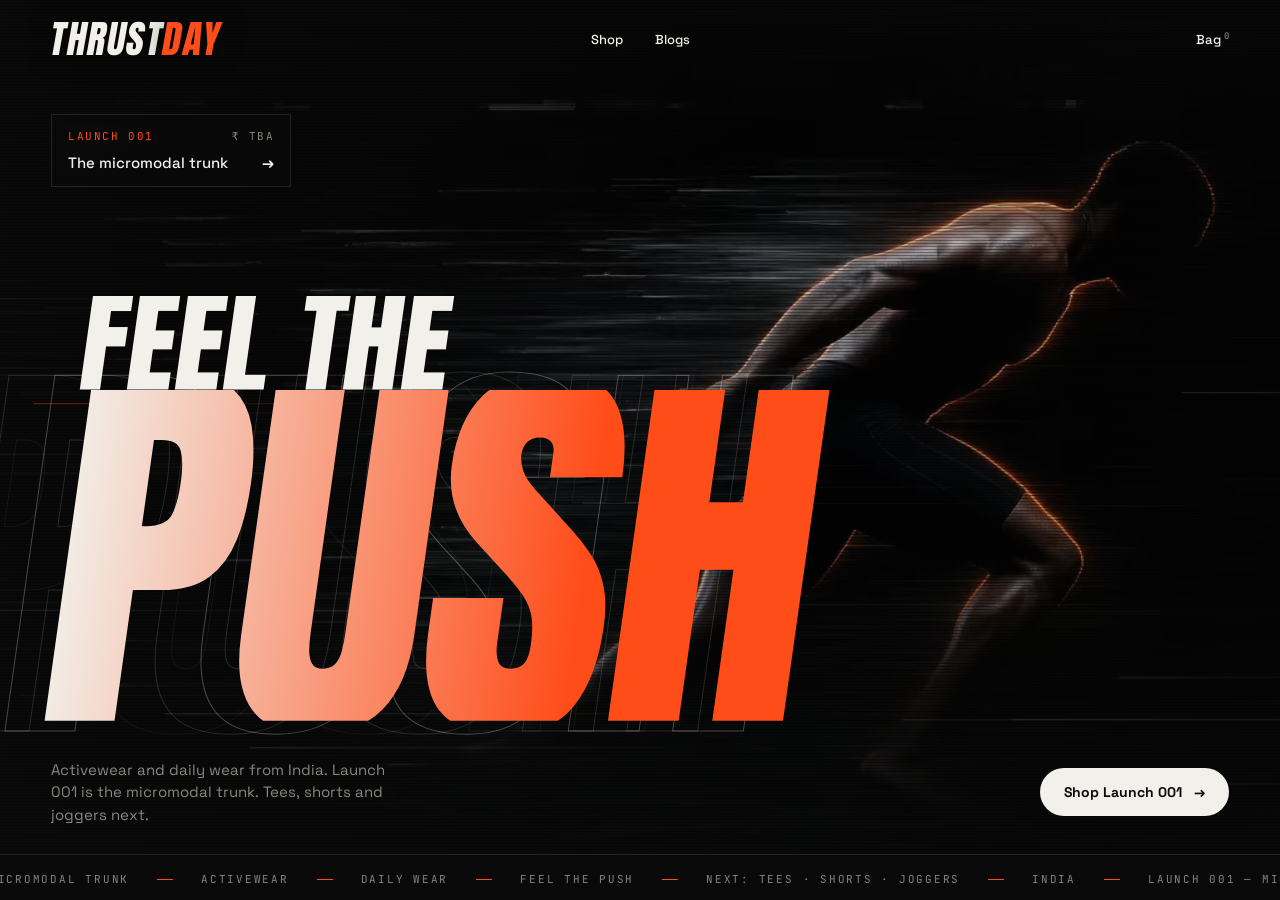
<file: index.html>
<!doctype html>
<html lang="en">
<head>
<meta charset="utf-8">
<meta name="viewport" content="width=device-width, initial-scale=1">
<meta name="theme-color" content="#0a0a0a">
<link rel="icon" href="/favicon.svg" type="image/svg+xml">
<link rel="preconnect" href="https://fonts.googleapis.com">
<link rel="preconnect" href="https://fonts.gstatic.com" crossorigin>
<link href="https://fonts.googleapis.com/css2?family=Anton&family=Space+Grotesk:wght@400;500;700&family=JetBrains+Mono:wght@400;500&display=swap" rel="stylesheet">
<link rel="stylesheet" href="/assets/site.css">
<title>ThrustDay — Feel the push</title>
<meta name="description" content="ThrustDay is an Indian activewear and daily wear label. Launch 001: the micromodal trunk. Feel the push.">
</head>
<body class="home">
<header class="nav">
  <a href="/" class="brand" aria-label="ThrustDay home">THRUST<span>DAY</span></a>
  <nav class="nav-links" aria-label="Primary">
    <a href="/shop/">Shop</a>
    <a href="/blogs/">Blogs</a>
  </nav>
  <a href="#" class="bag" aria-label="Bag">Bag<sup>0</sup></a>
</header>
<main class="home-main">
  <div class="hero-media" aria-hidden="true">
    <video id="hero-video" muted loop playsinline autoplay preload="auto" poster="/assets/hero/hero-poster.jpg"
      data-desk-mp4="/assets/hero/hero.mp4" data-desk-webm="/assets/hero/hero.webm" data-desk-poster="/assets/hero/hero-poster.jpg"
      data-mob-mp4="/assets/hero/hero-m.mp4" data-mob-webm="/assets/hero/hero-m.webm" data-mob-poster="/assets/hero/hero-poster-m.jpg"></video>
    <div class="hero-slices"><i></i><i></i><i></i></div>
    <div class="hero-shade"></div>
  </div>
  <canvas id="streaks" aria-hidden="true"></canvas>
  <a href="/shop/" class="teaser in" data-d=".9" aria-label="Launch 001: the micromodal trunk. Go to shop">
    <span class="t-row mono"><span class="accent">Launch 001</span><span>₹ TBA</span></span>
    <span class="t-name">The micromodal trunk <b>→</b></span>
  </a>
  <h1 class="hero-title pre" aria-label="Feel the push">
    <span class="l1" aria-hidden="true">FEEL THE</span>
    <span class="l2" aria-hidden="true"><span class="ghost g3">PUSH</span><span class="ghost g2">PUSH</span><span class="ghost g1">PUSH</span><span class="push">PUSH</span></span>
  </h1>
  <div class="home-bar">
    <p>Activewear and daily wear from India. Launch 001 is the micromodal trunk. Tees, shorts and joggers next.</p>
    <div class="ctas">
      <a href="/shop/" class="btn"><span>Shop Launch 001</span><b>→</b></a>
    </div>
  </div>
</main>
<div class="ticker" aria-hidden="true"><div class="track">
  <span>Launch 001 — Micromodal trunk</span><i></i><span>Activewear</span><i></i><span>Daily wear</span><i></i><span>Feel the push</span><i></i><span>Next: tees · shorts · joggers</span><i></i><span>India</span><i></i>
</div></div>
<div class="toast" role="status" aria-live="polite"></div>
<script src="/assets/site.js"></script>
</body>
</html>
</file>
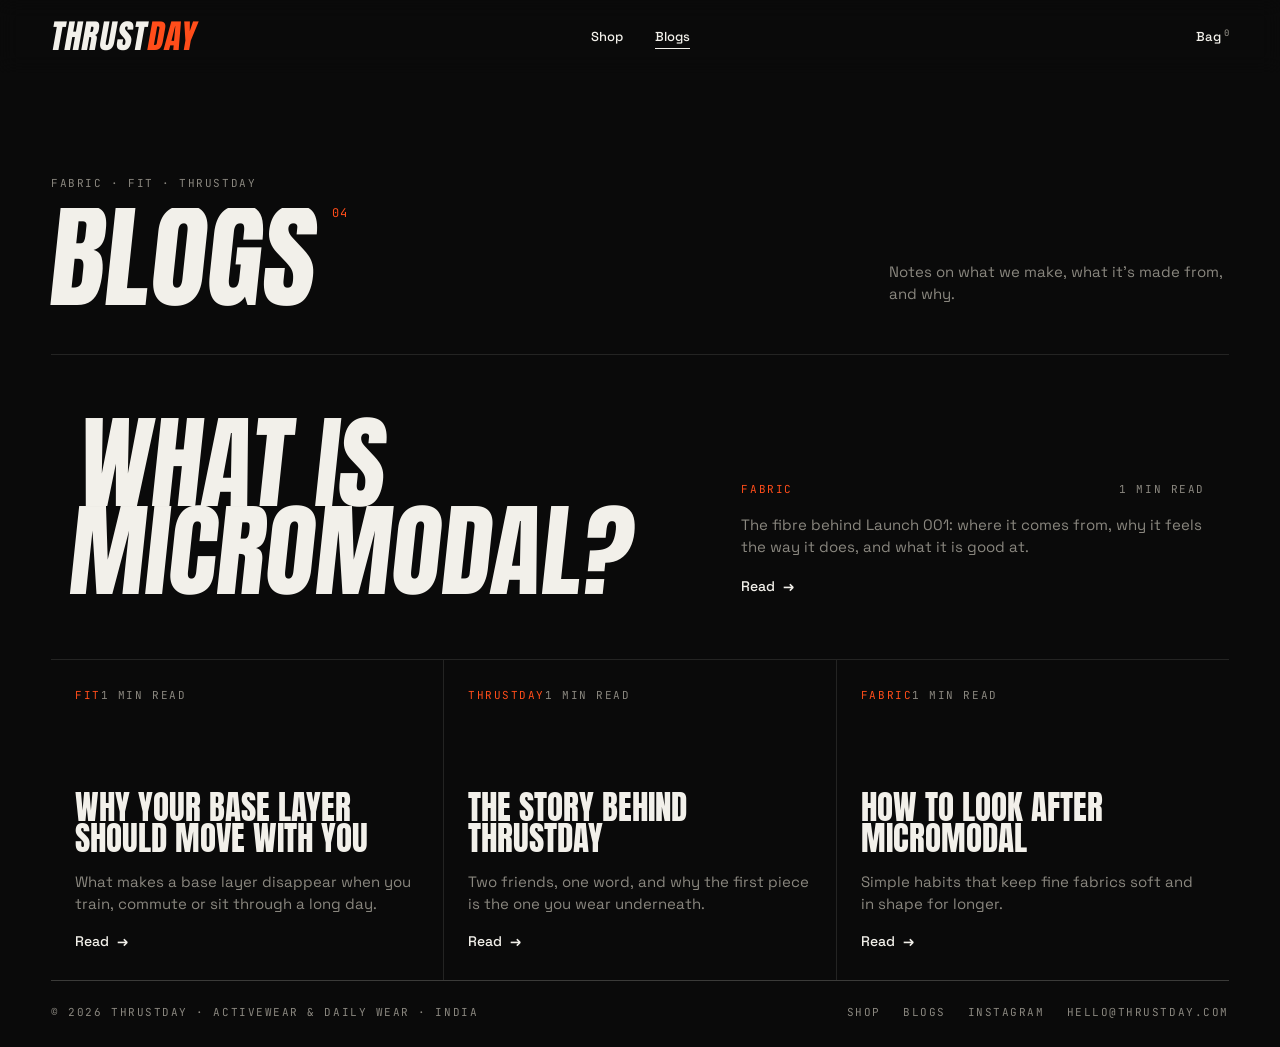
<file: blogs/index.html>
<!doctype html>
<html lang="en">
<head>
<meta charset="utf-8">
<meta name="viewport" content="width=device-width, initial-scale=1">
<meta name="theme-color" content="#0a0a0a">
<link rel="icon" href="/favicon.svg" type="image/svg+xml">
<link rel="preconnect" href="https://fonts.googleapis.com">
<link rel="preconnect" href="https://fonts.gstatic.com" crossorigin>
<link href="https://fonts.googleapis.com/css2?family=Anton&family=Space+Grotesk:wght@400;500;700&family=JetBrains+Mono:wght@400;500&display=swap" rel="stylesheet">
<link rel="stylesheet" href="/assets/site.css">
<title>Blogs — ThrustDay</title>
<meta name="description" content="Notes from ThrustDay, an Indian activewear and daily wear label: fabric, fit, and the story behind the push.">
</head>
<body>
<header class="nav">
  <a href="/" class="brand" aria-label="ThrustDay home">THRUST<span>DAY</span></a>
  <nav class="nav-links" aria-label="Primary">
    <a href="/shop/">Shop</a>
    <a href="/blogs/" aria-current="page">Blogs</a>
  </nav>
  <a href="#" class="bag" aria-label="Bag">Bag<sup>0</sup></a>
</header>
<main class="page">
  <section class="page-head">
    <div>
      <span class="eyebrow mono in">Fabric · Fit · ThrustDay</span>
      <h1 class="wipe">Blogs<sup>04</sup></h1>
    </div>
    <p class="in" data-d=".1">Notes on what we make, what it's made from, and why.</p>
  </section>
  <section class="posts" aria-label="Posts">
    <button class="post lead-post in" data-post="what-is-micromodal">
      <h2>What is micromodal?</h2>
      <div class="side"><div class="meta mono"><span class="cat">Fabric</span><span class="rt"></span></div><p>The fibre behind Launch 001: where it comes from, why it feels the way it does, and what it is good at.</p><span class="read">Read <b>→</b></span></div>
    </button><button class="post in" data-d="0.00" data-post="move-with-you">
      <div class="meta mono"><span class="cat">Fit</span><span class="rt"></span></div>
      <h2>Why your base layer should move with you</h2><p>What makes a base layer disappear when you train, commute or sit through a long day.</p><span class="read">Read <b>→</b></span>
    </button><button class="post in" data-d="0.08" data-post="story">
      <div class="meta mono"><span class="cat">ThrustDay</span><span class="rt"></span></div>
      <h2>The story behind ThrustDay</h2><p>Two friends, one word, and why the first piece is the one you wear underneath.</p><span class="read">Read <b>→</b></span>
    </button><button class="post in" data-d="0.16" data-post="care">
      <div class="meta mono"><span class="cat">Fabric</span><span class="rt"></span></div>
      <h2>How to look after micromodal</h2><p>Simple habits that keep fine fabrics soft and in shape for longer.</p><span class="read">Read <b>→</b></span>
    </button>
  </section>
</main>
<footer class="foot mono">
  <span>© 2026 ThrustDay · Activewear &amp; daily wear · India</span>
  <nav><a href="/shop/">Shop</a><a href="/blogs/">Blogs</a><a href="#" aria-label="Instagram (link coming soon)">Instagram</a><a href="mailto:hello@thrustday.com">hello@thrustday.com</a></nav>
</footer>
<div class="scrim"></div>
<aside class="drawer" aria-label="Article">
  <div class="drawer-head"><span class="mono mute">ThrustDay — Blogs</span><button class="drawer-close text-link" type="button">Close ✕</button></div>
  <div class="drawer-body"></div>
</aside>
<template id="what-is-micromodal"><span class="cat mono">Fabric</span><h2>What is micromodal?</h2><p>Modal is a regenerated cellulose fibre. It starts as wood pulp, most commonly from beech trees, which is processed and spun into a fibre that can be knitted or woven like any other yarn.</p>
<p>Micromodal is the same idea taken finer: each filament is thinner than standard modal. Finer fibres make a lighter, smoother fabric with a soft, almost silky hand and a fluid drape.</p>
<h3>Why it works next to skin</h3>
<ul><li><b>Softness.</b> Fine fibres give a smooth surface that sits close without scratching.</li>
<li><b>Moisture.</b> Like other cellulose fibres, modal absorbs moisture well, which helps fabric feel fresher through long, warm days.</li>
<li><b>Stretch, when blended.</b> On its own micromodal drapes; blended with a small amount of elastane it stretches and recovers, which is what activewear and base layers need.</li>
<li><b>Softness that lasts.</b> Modal fabrics are known for staying soft wash after wash when cared for properly.</li></ul>
<h3>Caring for it</h3>
<p>Follow the care label. In general, fine cellulose knits prefer a gentle wash, mild detergent, no bleach and air drying over high heat.</p>
<p class="src mono">Background: <a href="https://www.tencel.com/us/close-to-you-meet-the-tencel-modal-family" rel="noopener">TENCEL™ Modal family (Lenzing)</a></p></template><template id="move-with-you"><span class="cat mono">Fit</span><h2>Why your base layer should move with you</h2><p>The best base layer is the one you stop noticing. That comes down to a few simple things.</p>
<h3>Stretch and recovery</h3><p>Fabric should give when you squat, sprint or stride, then return to shape. A soft fibre blended with a little elastane does both.</p>
<h3>A leg that stays put</h3><p>Ride-up is mostly about cut and fit: a leg opening shaped to sit where it should, in the right size.</p>
<h3>A waistband you forget</h3><p>Look for a band that holds without digging in, and flat seams where fabric meets skin.</p>
<h3>Fabric that breathes</h3><p>Lightweight, moisture-absorbing fibres like micromodal help you stay comfortable when it gets warm.</p>
<h3>Get the size right</h3><p>Measure your waist and use the brand's own size chart. Every label cuts differently.</p></template><template id="story"><span class="cat mono">ThrustDay</span><h2>The story behind ThrustDay</h2><p>ThrustDay started with two friends in India who wanted to build an apparel label for people who keep moving: activewear for training and daily wear for everything after.</p>
<h3>Why the name</h3><p>Thrust is the force that moves you forward. That is the feeling we want every piece to give you when you put it on. It is why our only line is <b>Feel the push</b>.</p>
<h3>Why start with a trunk</h3><p>Everything starts with what you wear underneath. If the base layer holds you back, nothing on top fixes it. So Launch 001 is a micromodal trunk, and we are getting it right first.</p>
<h3>What comes next</h3><p>Tees, shorts and joggers are next in the line. Sign up on the shop page to hear first.</p></template><template id="care"><span class="cat mono">Fabric</span><h2>How to look after micromodal</h2><p>Micromodal is fine and soft, so a little care goes a long way. Always check the label first; these are general habits for fine cellulose knits.</p>
<ul><li>Wash with similar colours on a gentle cycle.</li><li>Use a mild detergent and skip bleach.</li><li>Do not wring; press water out gently.</li><li>Air dry where you can, out of harsh direct heat.</li><li>Turn garments inside out to protect the surface.</li></ul></template>
<script src="/assets/site.js"></script>
</body>
</html>
</file>
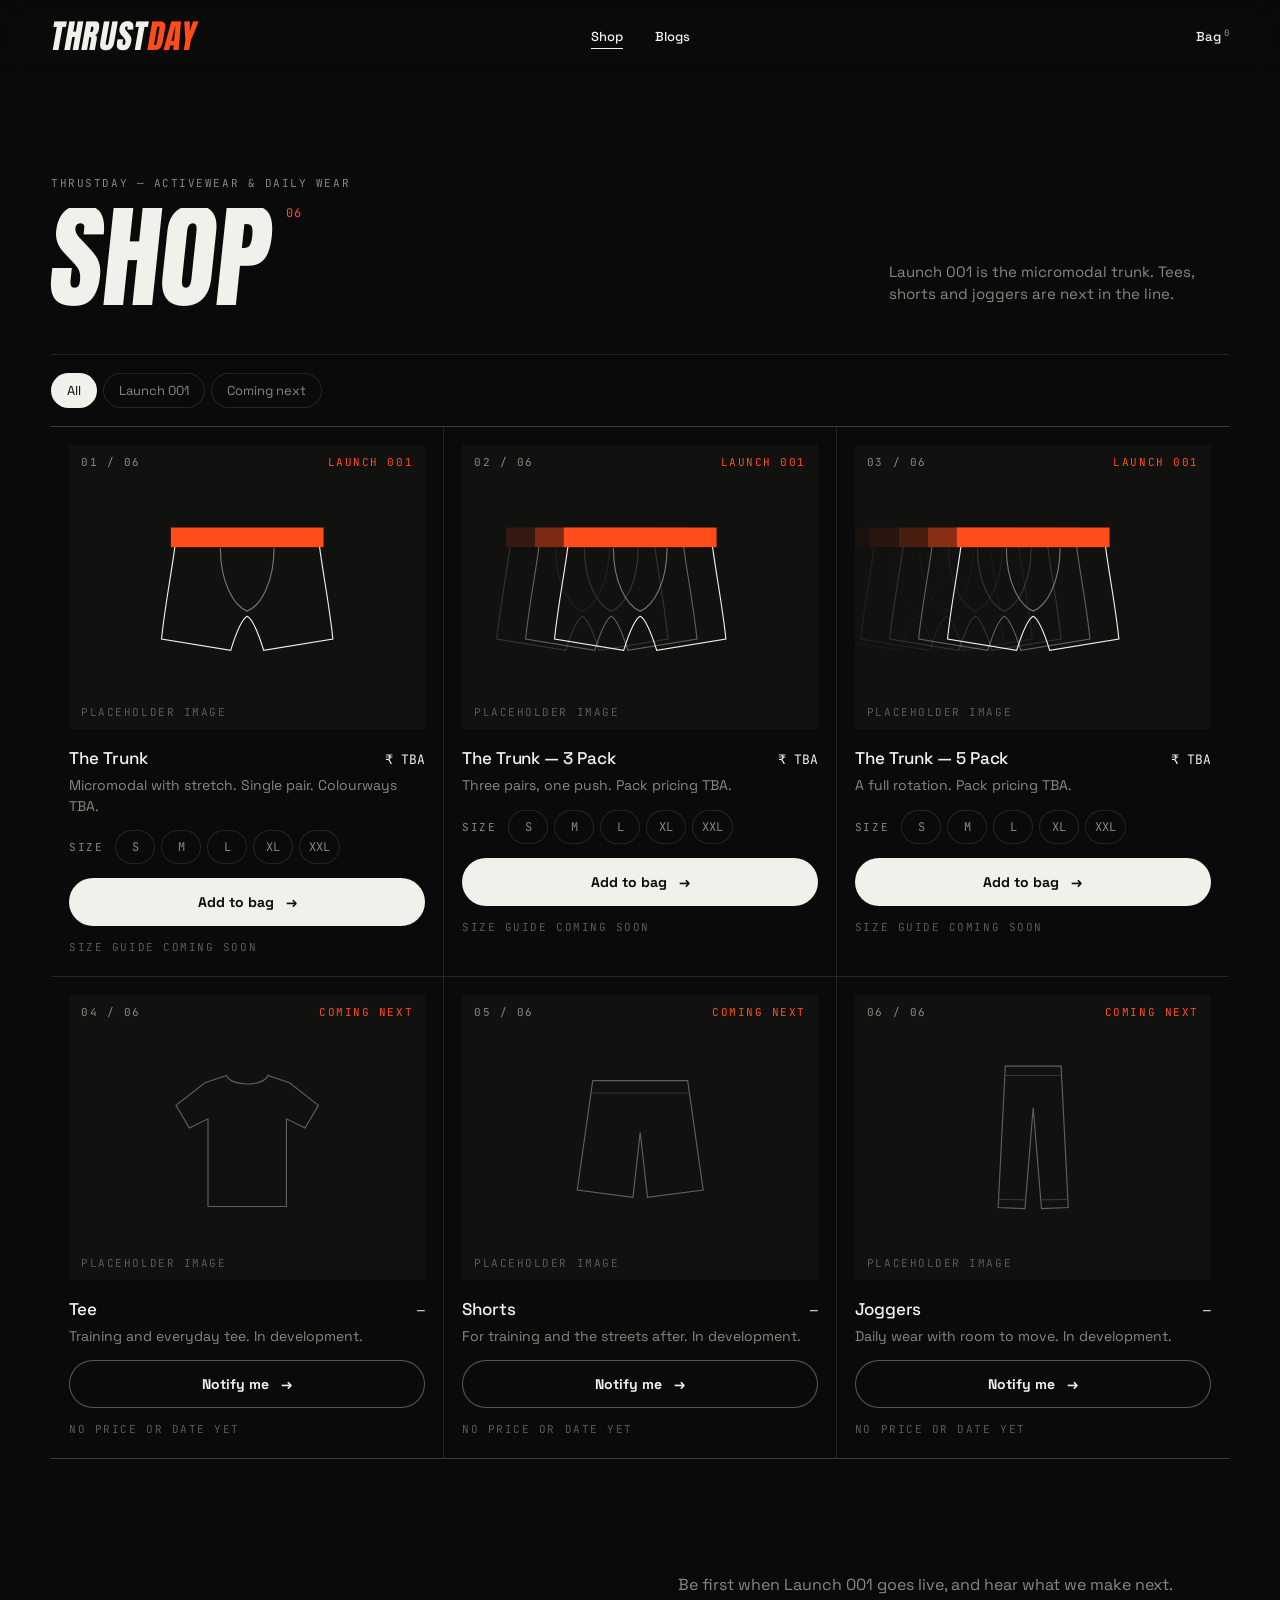
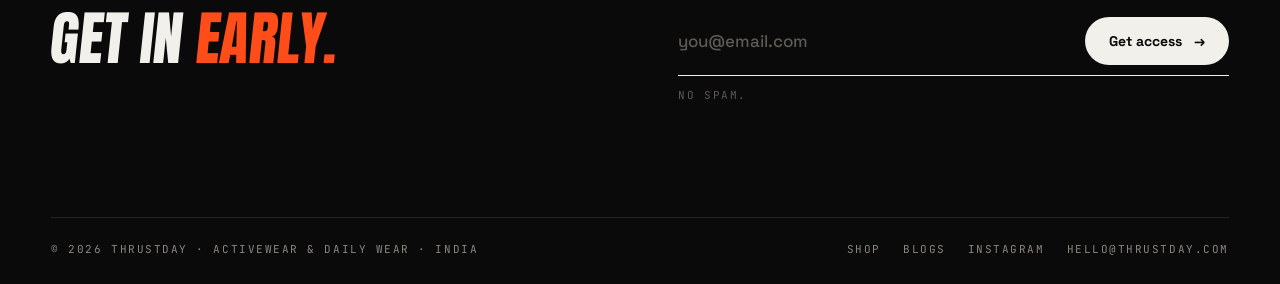
<file: shop/index.html>
<!doctype html>
<html lang="en">
<head>
<meta charset="utf-8">
<meta name="viewport" content="width=device-width, initial-scale=1">
<meta name="theme-color" content="#0a0a0a">
<link rel="icon" href="/favicon.svg" type="image/svg+xml">
<link rel="preconnect" href="https://fonts.googleapis.com">
<link rel="preconnect" href="https://fonts.gstatic.com" crossorigin>
<link href="https://fonts.googleapis.com/css2?family=Anton&family=Space+Grotesk:wght@400;500;700&family=JetBrains+Mono:wght@400;500&display=swap" rel="stylesheet">
<link rel="stylesheet" href="/assets/site.css">
<title>Shop — ThrustDay</title>
<meta name="description" content="Shop ThrustDay activewear and daily wear. Launch 001: the micromodal trunk, single and packs. Tees, shorts and joggers coming next.">
</head>
<body>
<header class="nav">
  <a href="/" class="brand" aria-label="ThrustDay home">THRUST<span>DAY</span></a>
  <nav class="nav-links" aria-label="Primary">
    <a href="/shop/" aria-current="page">Shop</a>
    <a href="/blogs/">Blogs</a>
  </nav>
  <a href="#" class="bag" aria-label="Bag">Bag<sup>0</sup></a>
</header>
<svg width="0" height="0" style="position:absolute" aria-hidden="true">
  <symbol id="i-trunk" viewBox="0 0 400 300"><g fill="none" stroke="currentColor" stroke-width="2.2"><path d="M60 70 C52 130 40 190 34 250 L168 272 C178 240 188 212 200 206 C212 212 222 240 232 272 L366 250 C360 190 348 130 340 70"/><path d="M148 74 C148 140 174 186 200 196 C226 186 252 140 252 74" stroke-opacity=".45"/></g><rect x="52" y="34" width="296" height="38" fill="#ff4d1a"/></symbol>
  <symbol id="i-tee" viewBox="0 0 400 300"><path d="M160 30 L118 44 L62 88 L88 132 L124 114 L124 284 L276 284 L276 114 L312 132 L338 88 L282 44 L240 30 C232 52 168 52 160 30 Z" fill="none" stroke="currentColor" stroke-width="2.2"/></symbol>
  <symbol id="i-shorts" viewBox="0 0 400 300"><g fill="none" stroke="currentColor" stroke-width="2.2"><path d="M108 40 L292 40 L322 252 L214 266 L200 140 L186 266 L78 252 Z"/><path d="M106 64 L294 64" stroke-opacity=".45"/></g></symbol>
  <symbol id="i-jogger" viewBox="0 0 400 300"><g fill="none" stroke="currentColor" stroke-width="2.2"><path d="M146 12 L254 12 L268 286 L216 288 L200 92 L184 288 L132 286 Z"/><path d="M146 30 L254 30 M134 270 L184 271 M216 271 L266 270" stroke-opacity=".45"/></g></symbol>
</svg>
<main class="page">
  <section class="page-head">
    <div>
      <span class="eyebrow mono in">ThrustDay — Activewear &amp; daily wear</span>
      <h1 class="wipe">Shop<sup id="count">06</sup></h1>
    </div>
    <p class="in" data-d=".1">Launch 001 is the micromodal trunk. Tees, shorts and joggers are next in the line.</p>
  </section>
  <div class="filters" role="group" aria-label="Filter products">
    <button class="chip" data-filter="all" aria-pressed="true">All</button>
    <button class="chip" data-filter="launch" aria-pressed="false">Launch 001</button>
    <button class="chip" data-filter="next" aria-pressed="false">Coming next</button>
  </div>
  <section class="grid" aria-label="Products">
    <article class="card in" data-d="0.00" data-type="launch" data-id="trunk-1">
      <div class="media">
        <span class="no mono">01 / 06</span><span class="badge mono">Launch 001</span>
        <div class="stack"><svg viewBox="0 0 400 300"><use href="#i-trunk"/></svg></div>
        <span class="ph mono">Placeholder image</span>
      </div>
      <div class="info">
        <div class="info-top"><h2>The Trunk</h2><span class="price">₹ TBA</span></div>
        <p class="sub">Micromodal with stretch. Single pair. Colourways TBA.</p>
        <fieldset class="sizes"><legend class="mono mute">Size</legend><button type="button" class="size" aria-pressed="false">S</button><button type="button" class="size" aria-pressed="false">M</button><button type="button" class="size" aria-pressed="false">L</button><button type="button" class="size" aria-pressed="false">XL</button><button type="button" class="size" aria-pressed="false">XXL</button></fieldset>
        <div class="card-actions"><button type="button" class="btn" data-add><span>Add to bag</span><b>→</b></button></div>
        <p class="note mono">Size guide coming soon</p>
      </div>
    </article><article class="card in" data-d="0.08" data-type="launch" data-id="trunk-3">
      <div class="media">
        <span class="no mono">02 / 06</span><span class="badge mono">Launch 001</span>
        <div class="stack"><svg class="echo e1" viewBox="0 0 400 300"><use href="#i-trunk"/></svg><svg class="echo e2" viewBox="0 0 400 300"><use href="#i-trunk"/></svg><svg viewBox="0 0 400 300"><use href="#i-trunk"/></svg></div>
        <span class="ph mono">Placeholder image</span>
      </div>
      <div class="info">
        <div class="info-top"><h2>The Trunk — 3 Pack</h2><span class="price">₹ TBA</span></div>
        <p class="sub">Three pairs, one push. Pack pricing TBA.</p>
        <fieldset class="sizes"><legend class="mono mute">Size</legend><button type="button" class="size" aria-pressed="false">S</button><button type="button" class="size" aria-pressed="false">M</button><button type="button" class="size" aria-pressed="false">L</button><button type="button" class="size" aria-pressed="false">XL</button><button type="button" class="size" aria-pressed="false">XXL</button></fieldset>
        <div class="card-actions"><button type="button" class="btn" data-add><span>Add to bag</span><b>→</b></button></div>
        <p class="note mono">Size guide coming soon</p>
      </div>
    </article><article class="card in" data-d="0.16" data-type="launch" data-id="trunk-5">
      <div class="media">
        <span class="no mono">03 / 06</span><span class="badge mono">Launch 001</span>
        <div class="stack"><svg class="echo e1" viewBox="0 0 400 300"><use href="#i-trunk"/></svg><svg class="echo e2" viewBox="0 0 400 300"><use href="#i-trunk"/></svg><svg class="echo e3" viewBox="0 0 400 300"><use href="#i-trunk"/></svg><svg class="echo e4" viewBox="0 0 400 300"><use href="#i-trunk"/></svg><svg viewBox="0 0 400 300"><use href="#i-trunk"/></svg></div>
        <span class="ph mono">Placeholder image</span>
      </div>
      <div class="info">
        <div class="info-top"><h2>The Trunk — 5 Pack</h2><span class="price">₹ TBA</span></div>
        <p class="sub">A full rotation. Pack pricing TBA.</p>
        <fieldset class="sizes"><legend class="mono mute">Size</legend><button type="button" class="size" aria-pressed="false">S</button><button type="button" class="size" aria-pressed="false">M</button><button type="button" class="size" aria-pressed="false">L</button><button type="button" class="size" aria-pressed="false">XL</button><button type="button" class="size" aria-pressed="false">XXL</button></fieldset>
        <div class="card-actions"><button type="button" class="btn" data-add><span>Add to bag</span><b>→</b></button></div>
        <p class="note mono">Size guide coming soon</p>
      </div>
    </article><article class="card muted in" data-d="0.00" data-type="next" data-id="tee">
      <div class="media">
        <span class="no mono">04 / 06</span><span class="badge mono">Coming next</span>
        <div class="stack"><svg viewBox="0 0 400 300"><use href="#i-tee"/></svg></div>
        <span class="ph mono">Placeholder image</span>
      </div>
      <div class="info">
        <div class="info-top"><h2>Tee</h2><span class="price">—</span></div>
        <p class="sub">Training and everyday tee. In development.</p>
        <div class="card-actions"><button type="button" class="btn btn-line" data-notify><span>Notify me</span><b>→</b></button></div>
        <p class="note mono">No price or date yet</p>
      </div>
    </article><article class="card muted in" data-d="0.08" data-type="next" data-id="shorts">
      <div class="media">
        <span class="no mono">05 / 06</span><span class="badge mono">Coming next</span>
        <div class="stack"><svg viewBox="0 0 400 300"><use href="#i-shorts"/></svg></div>
        <span class="ph mono">Placeholder image</span>
      </div>
      <div class="info">
        <div class="info-top"><h2>Shorts</h2><span class="price">—</span></div>
        <p class="sub">For training and the streets after. In development.</p>
        <div class="card-actions"><button type="button" class="btn btn-line" data-notify><span>Notify me</span><b>→</b></button></div>
        <p class="note mono">No price or date yet</p>
      </div>
    </article><article class="card muted in" data-d="0.16" data-type="next" data-id="jogger">
      <div class="media">
        <span class="no mono">06 / 06</span><span class="badge mono">Coming next</span>
        <div class="stack"><svg viewBox="0 0 400 300"><use href="#i-jogger"/></svg></div>
        <span class="ph mono">Placeholder image</span>
      </div>
      <div class="info">
        <div class="info-top"><h2>Joggers</h2><span class="price">—</span></div>
        <p class="sub">Daily wear with room to move. In development.</p>
        <div class="card-actions"><button type="button" class="btn btn-line" data-notify><span>Notify me</span><b>→</b></button></div>
        <p class="note mono">No price or date yet</p>
      </div>
    </article>
  </section>
  <section class="signup" id="join">
    <h2 class="wipe">Get in <span class="accent">early.</span></h2>
    <div class="in" data-d=".1">
      <p class="lead">Be first when Launch 001 goes live, and hear what we make next.</p>
      <form class="join-form" id="join-form" novalidate>
        <label class="sr" for="email">Email address</label>
        <input id="email" type="email" placeholder="you@email.com" autocomplete="email" required>
        <button type="submit" class="btn"><span>Get access</span><b>→</b></button>
      </form>
      <p class="form-msg mono" id="form-msg" role="status">No spam.</p>
    </div>
  </section>
</main>
<footer class="foot mono">
  <span>© 2026 ThrustDay · Activewear &amp; daily wear · India</span>
  <nav><a href="/shop/">Shop</a><a href="/blogs/">Blogs</a><a href="#" aria-label="Instagram (link coming soon)">Instagram</a><a href="mailto:hello@thrustday.com">hello@thrustday.com</a></nav>
</footer>
<div class="toast" role="status" aria-live="polite"></div>
<script src="/assets/site.js"></script>
</body>
</html>
</file>
<file: assets/site.css>
:root{
  --bg:#0a0a0a; --ink:#f2f0ea; --mute:#8a877f; --dim:#5c5a55; --line:#f2f0ea1c; --card:#111110; --acc:#ff4d1a;
  --display:"Anton",Impact,"Arial Narrow",sans-serif;
  --body:"Space Grotesk",system-ui,sans-serif;
  --mono:"JetBrains Mono",ui-monospace,monospace;
  --pad:clamp(18px,4vw,64px);
  --ease:cubic-bezier(.2,.8,.2,1);
}
*{box-sizing:border-box;margin:0;padding:0}
html{background:var(--bg);color:var(--ink);-webkit-font-smoothing:antialiased}
body{font-family:var(--body);overflow-x:hidden;min-height:100svh;display:flex;flex-direction:column}
a{color:inherit;text-decoration:none}
button{font:inherit;color:inherit;background:none;border:0;cursor:pointer}
svg{display:block}
.mono{font-family:var(--mono);font-size:11px;letter-spacing:.14em;text-transform:uppercase}
.mute{color:var(--mute)}
.accent{color:var(--acc)}
.sr{position:absolute;width:1px;height:1px;overflow:hidden;clip:rect(0 0 0 0)}

/* ---------- header ---------- */
.nav{position:sticky;top:0;z-index:40;display:grid;grid-template-columns:1fr auto 1fr;align-items:center;padding:20px var(--pad);background:#0a0a0ae6;backdrop-filter:blur(10px);-webkit-backdrop-filter:blur(10px)}
.brand{font-family:var(--display);font-size:clamp(30px,2.6vw,38px);line-height:1;letter-spacing:.04em;transform:skewX(-10deg);justify-self:start}
.brand span{color:var(--acc)}
.nav-links{display:flex;gap:32px}
.nav-links a,.bag{position:relative;font-size:13px;font-weight:500}
.nav-links a sup,.bag sup{font-family:var(--mono);font-size:9px;color:var(--mute);margin-left:3px}
.nav-links a::after,.text-link::after{content:"";position:absolute;left:0;bottom:-4px;height:1px;width:100%;background:currentColor;transform:scaleX(0);transform-origin:left;transition:transform .4s var(--ease)}
.nav-links a:hover::after,.nav-links a[aria-current=page]::after,.text-link:hover::after{transform:scaleX(1)}
.nav-links a[aria-current=page]{color:var(--ink)}
.bag{justify-self:end}
.bag.bump sup{color:var(--acc)}

/* ---------- buttons ---------- */
.btn{display:inline-flex;align-items:center;justify-content:center;gap:12px;padding:15px 24px;border-radius:999px;background:var(--ink);color:var(--bg);font:700 14px var(--body);white-space:nowrap;position:relative;overflow:hidden;isolation:isolate;cursor:pointer;border:0}
.btn::before{content:"";position:absolute;inset:0;background:var(--acc);z-index:-1;transform:translateX(-101%);transition:transform .45s cubic-bezier(.7,0,.2,1)}
.btn:hover::before{transform:translateX(0)}
.btn b{transition:transform .3s}
.btn:hover b{transform:translateX(5px)}
.btn-line{background:transparent;color:var(--ink);box-shadow:inset 0 0 0 1px #f2f0ea55}
.btn-line::before{background:var(--ink)}
.btn-line:hover{color:var(--bg)}
.text-link{position:relative;display:inline-flex;gap:8px;font-weight:500;font-size:14px}

/* ---------- horizontal-only entrance ---------- */
.in{opacity:0;transform:translateX(-48px);transition:opacity .9s var(--ease),transform 1s var(--ease)}
.in.on{opacity:1;transform:none}
.wipe{clip-path:inset(0 100% 0 0);transition:clip-path 1.1s cubic-bezier(.7,0,.2,1)}
.wipe.on{clip-path:inset(0 0 0 0)}

/* ---------- HOME (one viewport) ---------- */
body.home{height:100svh;overflow:hidden}
.home .nav{position:relative;background:transparent;backdrop-filter:none}
.home-main{flex:1;min-height:0;position:relative;display:flex;flex-direction:column;justify-content:flex-end;padding:0 var(--pad);overflow:hidden}
#streaks{position:absolute;inset:0;width:100%;height:100%;pointer-events:none}
.home-main>*:not(canvas){position:relative;z-index:1}
.hero-title{font-family:var(--display);font-weight:400;line-height:.8;transform:skewX(-8deg);margin-left:.5vw}
.l1{display:block;font-size:min(9.5vw,13svh)}
.l2{position:relative;display:inline-block;font-size:min(38vw,46svh);letter-spacing:-.015em}
.push{position:relative;display:inline-block;background:linear-gradient(90deg,var(--ink) 0%,var(--acc) 70%);-webkit-background-clip:text;background-clip:text;color:transparent}
.ghost{position:absolute;left:0;top:0;color:transparent;-webkit-text-stroke:1px var(--ink);pointer-events:none;transition:transform 1.4s var(--ease),opacity 1.4s}
.g1{transform:translateX(-5%);opacity:.28}.g2{transform:translateX(-11%);opacity:.14}.g3{transform:translateX(-18%);opacity:.06}
.pre .ghost{transform:translateX(-60%);opacity:0}
.pre .push{transform:translateX(-30%);opacity:0;filter:blur(20px)}
.push{transition:transform 1.2s var(--ease),opacity 1.2s,filter 1.2s}
.pre .l1{clip-path:inset(0 100% 0 0)}
.l1{transition:clip-path 1.1s cubic-bezier(.7,0,.2,1)}
.home-bar{display:flex;justify-content:space-between;align-items:center;gap:20px;padding:min(3.2svh,28px) 0}
.home-bar p{max-width:360px;font-size:15px;line-height:1.5;color:var(--mute)}
.home-bar .ctas{display:flex;gap:10px}
.ticker{overflow:hidden;white-space:nowrap;border-top:1px solid var(--line);padding:12px 0;flex-shrink:0}
.track{display:inline-flex;align-items:center;gap:28px;padding-right:28px;will-change:transform}
.track span{font-family:var(--mono);font-size:11px;letter-spacing:.16em;text-transform:uppercase;color:var(--mute)}
.track i{width:16px;height:1px;background:var(--acc)}

/* ---------- page header (shop / blogs) ---------- */
.page{flex:1;padding:0 var(--pad)}
.page-head{display:grid;grid-template-columns:1fr auto;align-items:end;gap:24px;padding:clamp(48px,8vw,110px) 0 clamp(28px,4vw,48px);border-bottom:1px solid var(--line)}
.page-head h1{font-family:var(--display);font-weight:400;font-size:clamp(56px,9vw,150px);line-height:.85;text-transform:uppercase;transform:skewX(-6deg)}
.page-head h1 sup{font-family:var(--mono);font-size:12px;letter-spacing:.1em;color:var(--acc);vertical-align:top;margin-left:10px;transform:skewX(6deg);display:inline-block}
.page-head p{max-width:340px;color:var(--mute);line-height:1.5;font-size:15px}
.eyebrow{display:block;margin-bottom:18px;color:var(--mute)}

/* filters */
.filters{display:flex;gap:6px;padding:18px 0;overflow-x:auto;scrollbar-width:none}
.filters::-webkit-scrollbar{display:none}
.chip{padding:9px 16px;border-radius:999px;font-size:13px;box-shadow:inset 0 0 0 1px var(--line);color:var(--mute);white-space:nowrap;transition:background .3s,color .3s}
.chip:hover{color:var(--ink)}
.chip[aria-pressed=true]{background:var(--ink);color:var(--bg);box-shadow:none}

/* ---------- product grid ---------- */
.grid{display:grid;grid-template-columns:repeat(3,minmax(0,1fr));gap:1px;background:var(--line);border-block:1px solid var(--line)}
.card{background:var(--bg);display:flex;flex-direction:column;padding:18px 18px 22px;transition:opacity .5s,transform .6s var(--ease)}
.card.hide{display:none}
.card.feature{grid-column:span 2}
.media{position:relative;aspect-ratio:4/3.2;background:var(--card);overflow:hidden;display:grid;place-items:center}
.card.feature .media{aspect-ratio:auto;flex:1;min-height:340px}
.media .ph{position:absolute;left:12px;bottom:10px;color:var(--dim)}
.media .no{position:absolute;left:12px;top:10px;color:var(--mute)}
.media .badge{position:absolute;right:12px;top:10px;color:var(--acc)}
.stack{position:relative;width:58%;transition:transform .8s var(--ease)}
.stack svg{width:100%;height:auto}
.stack .echo{position:absolute;inset:0;transition:transform .8s var(--ease),opacity .8s}
.stack .e1{transform:translateX(-14%);opacity:.35}.stack .e2{transform:translateX(-28%);opacity:.15}.stack .e3{transform:translateX(-42%);opacity:.07}.stack .e4{transform:translateX(-56%);opacity:.03}
.card:hover .stack{transform:translateX(8%)}
.card:hover .e1{transform:translateX(-22%)}.card:hover .e2{transform:translateX(-44%)}.card:hover .e3{transform:translateX(-66%)}.card:hover .e4{transform:translateX(-88%)}
.card.muted .stack{opacity:.35}
.info{display:flex;flex-direction:column;gap:14px;padding-top:18px}
.info-top{display:flex;justify-content:space-between;gap:16px;align-items:baseline}
.info h2{font-size:17px;font-weight:500;letter-spacing:-.005em}
.info .price{font-family:var(--mono);font-size:13px;white-space:nowrap}
.info .sub{color:var(--mute);font-size:14px;line-height:1.45;margin-top:-8px}
.sizes{display:flex;gap:6px;flex-wrap:wrap;align-items:center}
.sizes legend{float:left;margin-right:6px}
fieldset.sizes{border:0;padding:0;margin:0;min-width:0}
.size{min-width:40px;height:34px;padding:0 10px;border-radius:999px;font-size:12px;font-family:var(--mono);box-shadow:inset 0 0 0 1px var(--line);color:var(--mute);transition:all .25s}
.size:hover{color:var(--ink);box-shadow:inset 0 0 0 1px #f2f0ea66}
.size[aria-pressed=true]{background:var(--ink);color:var(--bg);box-shadow:none}
.card-actions{display:flex;gap:10px;align-items:center;justify-content:space-between}
.card-actions .btn{flex:1}
.note{color:var(--dim)}
.card .err{color:var(--acc)}

/* signup strip */
.signup{display:grid;grid-template-columns:minmax(0,1fr) minmax(0,1fr);gap:clamp(28px,6vw,100px);align-items:center;padding:clamp(64px,9vw,130px) 0;border-bottom:1px solid var(--line)}
.signup h2{font-family:var(--display);font-weight:400;font-size:clamp(40px,4.6vw,76px);line-height:.9;text-transform:uppercase;transform:skewX(-6deg)}
.signup .lead{color:var(--mute);margin-bottom:22px;font-size:16px}
.join-form{display:flex;gap:10px;border-bottom:1px solid var(--ink);padding-bottom:10px}
.join-form input{flex:1;min-width:0;background:transparent;border:0;outline:0;color:var(--ink);font:500 17px var(--body)}
.join-form input::placeholder{color:var(--dim)}
.form-msg{margin-top:12px;min-height:14px;color:var(--dim)}
.form-msg.ok{color:var(--ink)}.form-msg.err{color:var(--acc)}

/* ---------- blogs ---------- */
.posts{display:grid;grid-template-columns:repeat(3,minmax(0,1fr));gap:1px;background:var(--line);border-bottom:1px solid var(--line)}
.post{background:var(--bg);padding:28px 24px 30px;display:flex;flex-direction:column;gap:16px;min-height:320px;cursor:pointer;text-align:left;position:relative;overflow:hidden}
.post::before{content:"";position:absolute;left:0;bottom:0;height:2px;width:100%;background:var(--acc);transform:translateX(-101%);transition:transform .6s var(--ease)}
.post:hover::before{transform:none}
.post .meta{display:flex;justify-content:space-between;color:var(--mute)}
.post .meta .cat{color:var(--acc)}
.post h2{font-family:var(--display);font-weight:400;font-size:clamp(28px,2.6vw,42px);line-height:.95;text-transform:uppercase;margin-top:auto}
.post p{color:var(--mute);font-size:15px;line-height:1.5}
.post .read{font-weight:500;font-size:14px;display:inline-flex;gap:8px}
.post .read b{transition:transform .3s}
.post:hover .read b{transform:translateX(6px)}
.post.lead-post{grid-column:1/-1;display:grid;grid-template-columns:1.3fr 1fr;gap:clamp(24px,5vw,80px);align-items:end;min-height:0;padding:clamp(36px,5vw,72px) 24px}
.post.lead-post h2{font-size:clamp(56px,8vw,132px);line-height:.86;transform:skewX(-6deg)}
.post.lead-post .side{display:flex;flex-direction:column;gap:18px}

/* drawer reader (slides in horizontally) */
.scrim{position:fixed;inset:0;background:#000a;opacity:0;pointer-events:none;transition:opacity .5s;z-index:60}
.drawer{position:fixed;top:0;right:0;height:100%;width:min(640px,100%);background:#0f0f0e;border-left:1px solid var(--line);z-index:61;transform:translateX(102%);transition:transform .7s cubic-bezier(.7,0,.2,1);display:flex;flex-direction:column}
.drawer-on .scrim{opacity:1;pointer-events:auto}
.drawer-on .drawer{transform:none}
.drawer-on{overflow:hidden}
.drawer-head{display:flex;justify-content:space-between;align-items:center;padding:18px 28px;border-bottom:1px solid var(--line)}
.drawer-body{overflow-y:auto;padding:36px 28px 60px}
.drawer-body .cat{color:var(--acc)}
.drawer-body h2{font-family:var(--display);font-weight:400;font-size:clamp(40px,5vw,64px);line-height:.92;text-transform:uppercase;margin:14px 0 28px}
.drawer-body h3{font-size:17px;font-weight:700;margin:28px 0 8px}
.drawer-body p,.drawer-body li{color:#cfccc4;font-size:16px;line-height:1.65;margin-bottom:12px}
.drawer-body ul{padding-left:18px}
.drawer-body .src{margin-top:32px;color:var(--dim);text-transform:none;letter-spacing:.04em}
.drawer-body .src a{text-decoration:underline}

/* toast */
.toast{visibility:hidden;position:fixed;right:var(--pad);bottom:24px;z-index:70;background:var(--ink);color:var(--bg);padding:14px 20px;border-radius:999px;font-size:14px;font-weight:500;transform:translateX(calc(100% + 80px));transition:transform .6s cubic-bezier(.7,0,.2,1),visibility 0s .6s;max-width:calc(100% - 36px)}
.toast.on{transform:none;visibility:visible;transition:transform .6s cubic-bezier(.7,0,.2,1)}

/* footer */
.foot{display:flex;justify-content:space-between;gap:16px;flex-wrap:wrap;padding:24px var(--pad) 28px;color:var(--mute)}
.foot a:hover{color:var(--ink)}
.foot nav{display:flex;gap:22px}

/* ---------- responsive ---------- */
@media (max-width:1000px){
  .grid{grid-template-columns:repeat(2,minmax(0,1fr))}
  .posts{grid-template-columns:repeat(2,minmax(0,1fr))}
}
@media (max-width:700px){
  .nav{grid-template-columns:auto 1fr auto;gap:18px;padding:16px var(--pad)}
  .nav-links{justify-self:end;gap:20px}
  .brand{font-size:28px}
  .grid,.posts{grid-template-columns:minmax(0,1fr)}
  .card.feature{grid-column:auto}
  .card.feature .media{aspect-ratio:4/3.2;min-height:0}
  .page-head{grid-template-columns:1fr}
  .signup{grid-template-columns:minmax(0,1fr)}
  .post.lead-post{grid-template-columns:1fr;min-height:0}
  .post{min-height:0}
  .home-bar{flex-direction:column;align-items:flex-start;gap:14px}
  .home-bar p{font-size:14px}
  .home-bar .ctas{width:100%}
  .home-bar .ctas .btn{flex:1}
  .l1{font-size:min(17vw,9svh)}
  .l2{font-size:min(41vw,22svh)}
}
@media (max-height:640px) and (min-width:701px){.home-bar p{display:none}}
@media (prefers-reduced-motion:reduce){
  *,*::before,*::after{transition:none!important;animation:none!important}
  .in,.wipe{opacity:1;transform:none;clip-path:none}
}

/* home teaser: Launch 001 */
.teaser{position:absolute!important;right:var(--pad);top:min(12svh,110px);width:min(300px,24vw);display:flex;flex-direction:column;gap:10px;padding:18px;border:1px solid var(--line);background:#0a0a0acc;backdrop-filter:blur(6px);transition:border-color .4s}
.teaser svg{width:100%;height:auto;transition:transform .8s var(--ease)}
.teaser:hover{border-color:#f2f0ea55}
.teaser:hover svg{transform:translateX(8%)}
.t-row{display:flex;justify-content:space-between;color:var(--mute)}
.t-name{font-size:15px;font-weight:500;display:flex;justify-content:space-between}
.t-name b{transition:transform .3s}.teaser:hover .t-name b{transform:translateX(5px)}
@media (max-width:700px){.teaser{top:12px;width:min(190px,48vw);padding:12px;gap:8px}.t-name{font-size:13px}}
@media (max-height:560px){.teaser{display:none}}

/* ---------- v5: hero figure media ---------- */
.hero-media{position:fixed;inset:0;z-index:0;pointer-events:none;overflow:hidden;background:#000}
.hero-media video{position:absolute;inset:0;width:100%;height:100%;object-fit:cover;object-position:70% 50%;opacity:0;transition:opacity 1.2s var(--ease),transform 1.6s var(--ease);transform:translateX(4%)}
.hero-media video.ready{opacity:1;transform:none}
.hero-media::after{content:"";position:absolute;inset:0;background:repeating-linear-gradient(0deg,#0000 0 2px,#00000055 2px 3px);mix-blend-mode:multiply}
.hero-shade{position:absolute;inset:0;background:linear-gradient(90deg,#0a0a0aee 0%,#0a0a0a99 32%,#0a0a0a22 60%,#0a0a0a55 100%),linear-gradient(0deg,#0a0a0af2 0%,#0a0a0a00 38%),linear-gradient(180deg,#0a0a0a99 0%,#0a0a0a00 18%)}
/* horizontal glitch slices: thin bands that snap sideways */
.hero-slices i{position:absolute;left:0;right:0;height:2px;background:linear-gradient(90deg,#0000,#f2f0ea33 30%,#ff4d1acc 55%,#0000);opacity:0;animation:slice 6s steps(1) infinite}
.hero-slices i:nth-child(1){top:34%;animation-delay:.8s}
.hero-slices i:nth-child(2){top:58%;height:1px;animation-delay:2.9s}
.hero-slices i:nth-child(3){top:71%;height:3px;animation-delay:4.6s}
@keyframes slice{0%{opacity:0;transform:translateX(-30%)}2%{opacity:1;transform:translateX(-8%)}4%{opacity:.6;transform:translateX(14%)}6%{opacity:0;transform:translateX(40%)}100%{opacity:0}}
.home .nav,.home-main,.ticker{position:relative;z-index:2}
.home .ticker{background:#0a0a0acc}
#streaks{opacity:.55}
.home .teaser{left:var(--pad);right:auto;top:min(4svh,36px);width:auto;min-width:240px;padding:14px 16px;background:#0a0a0a99}
/* headline: left-to-right clip wipe (no rise, no blur) */
.pre .push{transform:none;opacity:1;filter:none;clip-path:inset(0 100% 0 0)}
.push{transition:clip-path 1.15s cubic-bezier(.7,0,.2,1) .25s}
@media (max-width:700px){
  .hero-media video{object-fit:contain;object-position:50% 22%;transform:translateX(6%)}
  .hero-shade{background:linear-gradient(0deg,#0a0a0a 0%,#0a0a0aee 30%,#0a0a0a00 62%),linear-gradient(180deg,#0a0a0aaa 0%,#0a0a0a00 14%)}
  .home .teaser{display:none}
}
@media (prefers-reduced-motion:reduce){.hero-slices{display:none}.hero-media video{transition:none;transform:none}}

/* ---------- v5: horizontal panel page transition ---------- */
.pt{position:fixed;inset:0;z-index:100;background:var(--acc);pointer-events:none;transform:translateX(-101%)}
.pt::after{content:"";position:absolute;inset:0 0 0 auto;width:38%;background:var(--bg)}
.pt.cover{transform:translateX(0);transition:transform .32s cubic-bezier(.7,0,.3,1)}
.pt.leave{transform:translateX(101%);transition:transform .38s cubic-bezier(.7,0,.3,1)}
.pt.hold{transform:translateX(0);transition:none}
.home-main>.hero-media{position:fixed;z-index:0}
.hero-title .l1,.hero-title .push{clip-path:inset(0 -2% 0 0)}
.pre .l1,.pre .push{clip-path:inset(0 100% 0 0)}
/* v5 fix: header must sit above the fixed hero video (main is later in DOM with the same z-index, so it painted over the nav) */
.home .nav{z-index:5}
.home .brand{font-size:clamp(34px,3vw,46px);text-shadow:0 2px 24px #0a0a0a99}
</file>
